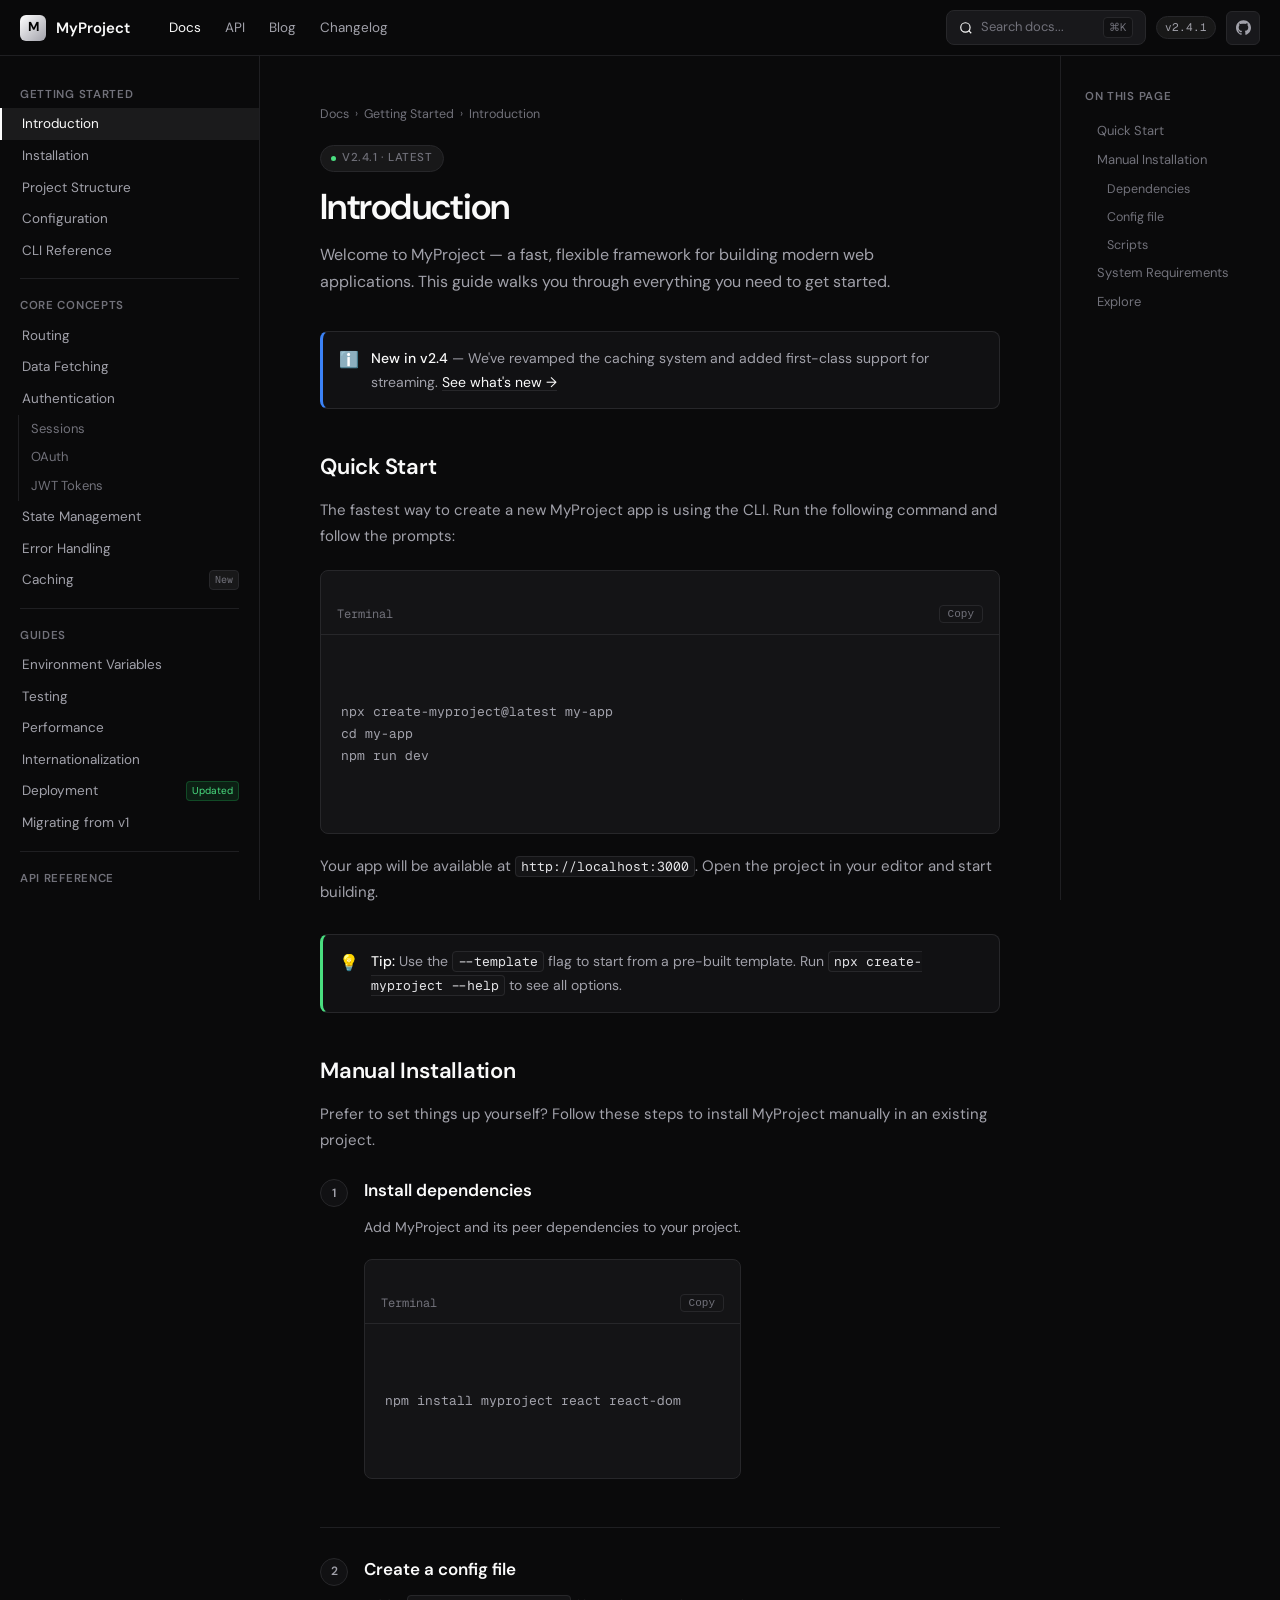
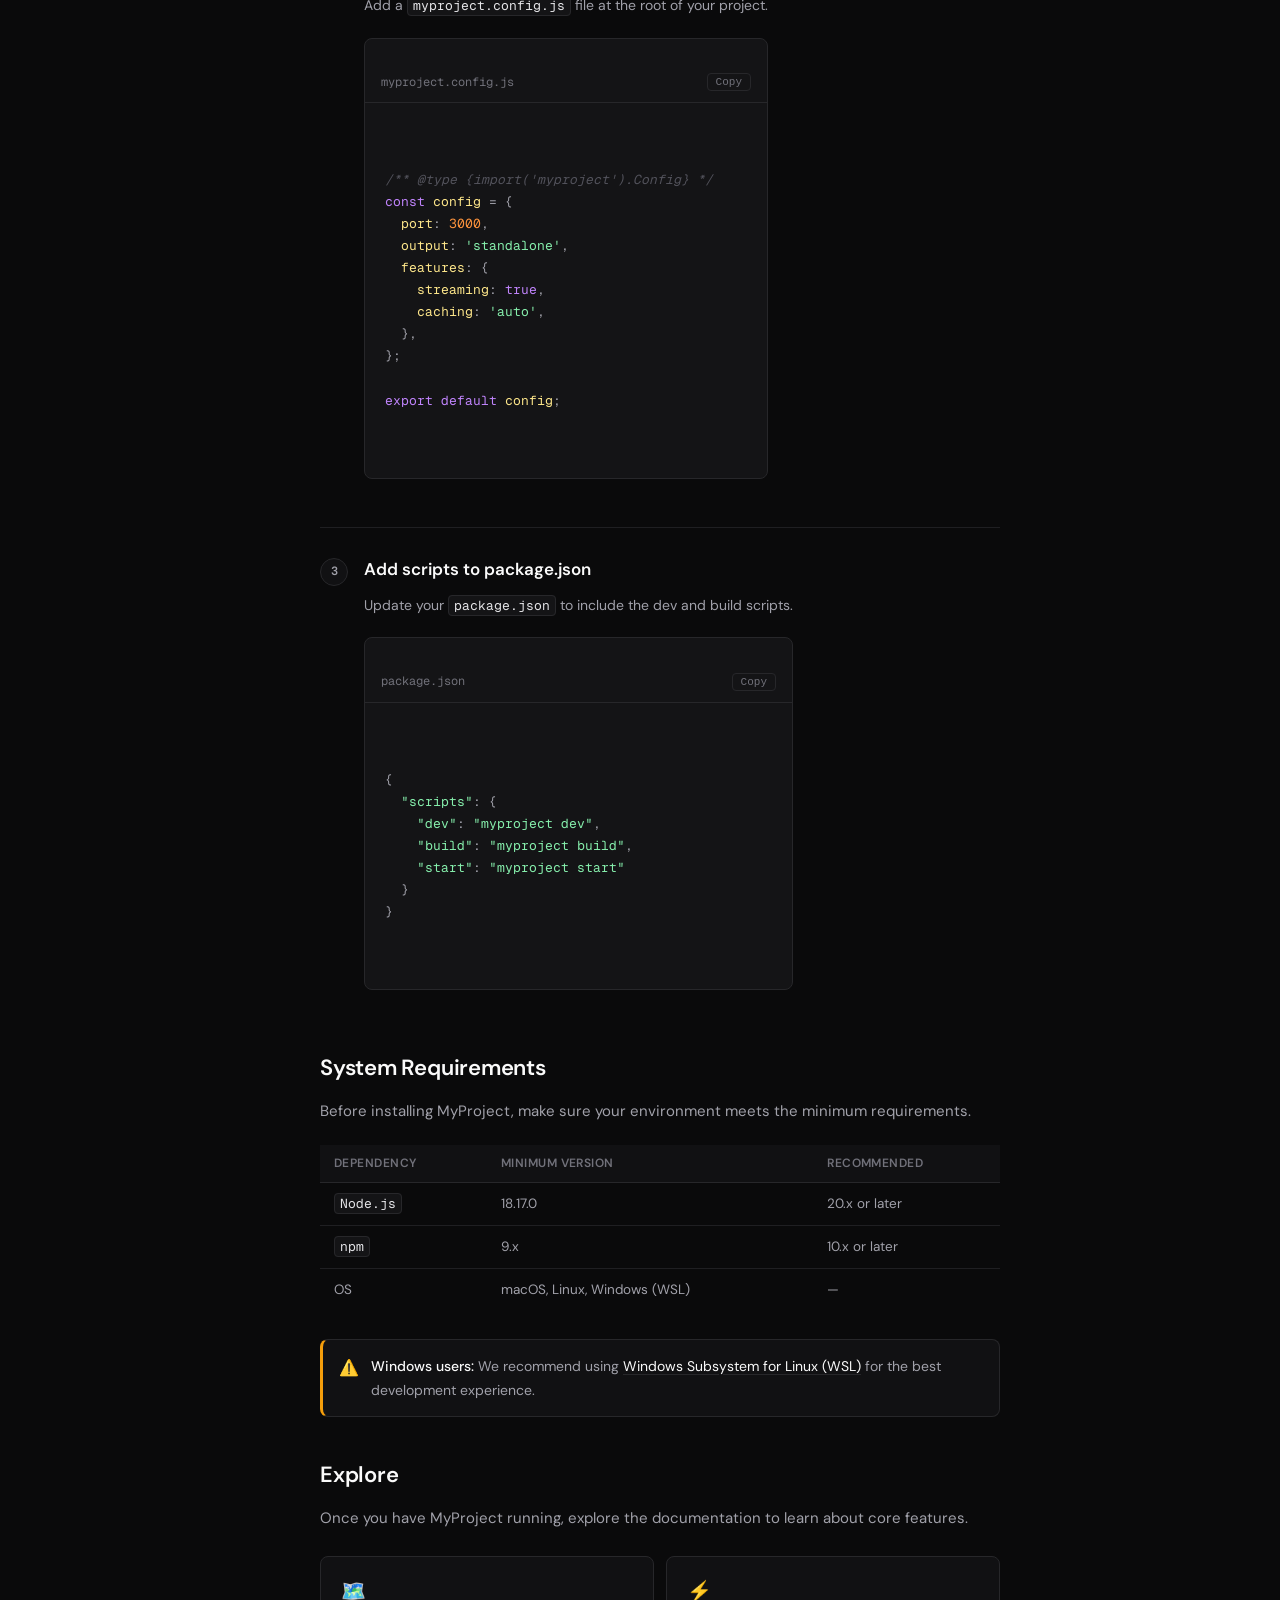
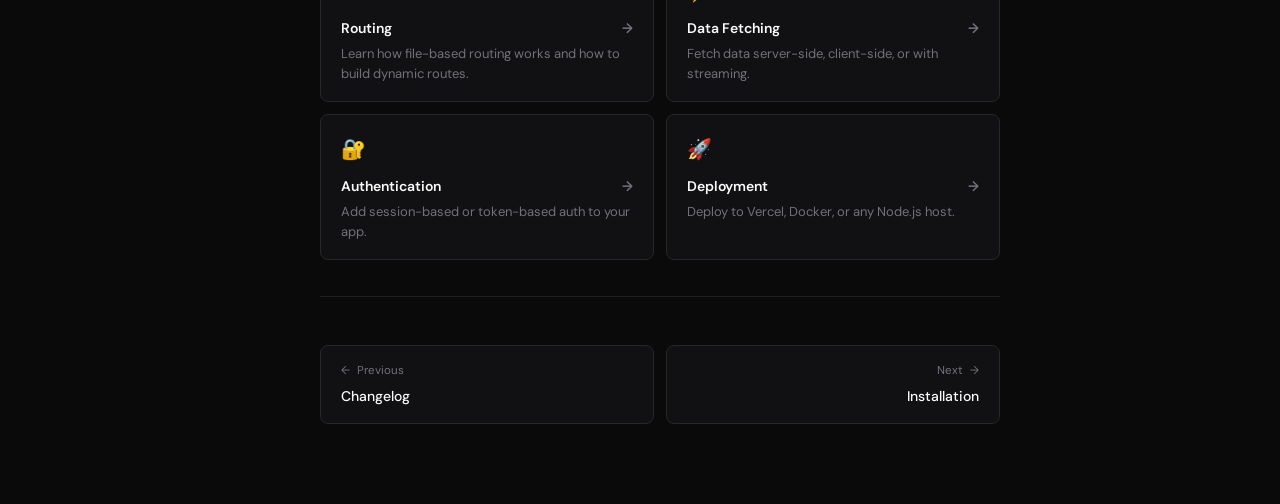
<file: index.html>
<!DOCTYPE html>
<html lang="en">
<head>
  <meta charset="UTF-8" />
  <meta name="viewport" content="width=device-width, initial-scale=1.0" />
  <title>MyProject Docs</title>
  <link rel="preconnect" href="https://fonts.googleapis.com" />
  <link rel="preconnect" href="https://fonts.gstatic.com" crossorigin />
  <link href="https://fonts.googleapis.com/css2?family=Geist+Mono:wght@400;500&family=Instrument+Serif:ital@0;1&family=DM+Sans:ital,opsz,wght@0,9..40,300;0,9..40,400;0,9..40,500;0,9..40,600;1,9..40,300&display=swap" rel="stylesheet" />
  <style>
    *, *::before, *::after { box-sizing: border-box; margin: 0; padding: 0; }

    :root {
      --bg: #0a0a0b;
      --bg-2: #111113;
      --bg-3: #18181b;
      --border: #27272a;
      --border-subtle: #1f1f22;
      --text: #fafafa;
      --text-2: #a1a1aa;
      --text-3: #71717a;
      --accent: #e4e4e7;
      --brand: #ffffff;
      --brand-dim: rgba(255,255,255,0.07);
      --brand-glow: rgba(255,255,255,0.03);
      --sidebar-w: 260px;
      --toc-w: 220px;
      --nav-h: 56px;
      --radius: 8px;
      --code-bg: #141416;
      --tag-bg: rgba(255,255,255,0.06);
    }

    html { scroll-behavior: smooth; }

    body {
      font-family: 'DM Sans', sans-serif;
      background: var(--bg);
      color: var(--text);
      line-height: 1.6;
      font-size: 15px;
      min-height: 100vh;
      -webkit-font-smoothing: antialiased;
    }

    /* ── Scrollbar ── */
    ::-webkit-scrollbar { width: 6px; }
    ::-webkit-scrollbar-track { background: transparent; }
    ::-webkit-scrollbar-thumb { background: var(--border); border-radius: 99px; }

    /* ── Topnav ── */
    .topnav {
      position: fixed; top: 0; left: 0; right: 0; z-index: 100;
      height: var(--nav-h);
      background: rgba(10,10,11,0.85);
      backdrop-filter: blur(12px);
      border-bottom: 1px solid var(--border-subtle);
      display: flex; align-items: center; padding: 0 20px;
      gap: 0;
    }
    .nav-brand {
      display: flex; align-items: center; gap: 10px;
      font-weight: 600; font-size: 15px; color: var(--text);
      text-decoration: none; margin-right: 28px; flex-shrink: 0;
    }
    .nav-logo {
      width: 26px; height: 26px; border-radius: 6px;
      background: linear-gradient(135deg, #fff 0%, #a1a1aa 100%);
      display: flex; align-items: center; justify-content: center;
      font-size: 13px; font-weight: 700; color: #000;
    }
    .nav-links { display: flex; align-items: center; gap: 2px; flex: 1; }
    .nav-links a {
      padding: 5px 11px; border-radius: 6px;
      font-size: 13.5px; color: var(--text-2); text-decoration: none;
      transition: color .15s, background .15s;
    }
    .nav-links a:hover { color: var(--text); background: var(--brand-dim); }
    .nav-links a.active { color: var(--text); }
    .nav-right { display: flex; align-items: center; gap: 10px; margin-left: auto; }
    .search-box {
      display: flex; align-items: center; gap: 8px;
      background: var(--bg-3); border: 1px solid var(--border);
      border-radius: var(--radius); padding: 6px 12px;
      cursor: pointer; transition: border-color .15s;
      min-width: 200px;
    }
    .search-box:hover { border-color: #3f3f46; }
    .search-box span { font-size: 13px; color: var(--text-3); flex: 1; }
    .search-box kbd {
      font-family: 'Geist Mono', monospace;
      font-size: 11px; color: var(--text-3);
      background: var(--bg-2); border: 1px solid var(--border);
      border-radius: 4px; padding: 1px 5px;
    }
    .icon-btn {
      width: 34px; height: 34px; border-radius: 6px;
      border: 1px solid var(--border); background: var(--bg-3);
      display: flex; align-items: center; justify-content: center;
      cursor: pointer; color: var(--text-2); transition: all .15s;
    }
    .icon-btn:hover { color: var(--text); border-color: #3f3f46; }
    .version-badge {
      font-family: 'Geist Mono', monospace;
      font-size: 11px; background: var(--tag-bg);
      border: 1px solid var(--border); border-radius: 99px;
      padding: 2px 8px; color: var(--text-2);
    }
    .hamburger { display: none; }

    /* ── Layout ── */
    .layout {
      display: grid;
      grid-template-columns: var(--sidebar-w) 1fr var(--toc-w);
      min-height: 100vh;
      padding-top: var(--nav-h);
    }

    /* ── Sidebar ── */
    .sidebar {
      position: sticky; top: var(--nav-h);
      height: calc(100vh - var(--nav-h));
      overflow-y: auto; padding: 24px 0 40px;
      border-right: 1px solid var(--border-subtle);
    }
    .sidebar-section { margin-bottom: 4px; }
    .sidebar-heading {
      font-size: 11.5px; font-weight: 600; letter-spacing: .06em;
      text-transform: uppercase; color: var(--text-3);
      padding: 6px 20px 4px; display: block;
    }
    .sidebar-group { list-style: none; }
    .sidebar-group li a {
      display: flex; align-items: center; justify-content: space-between;
      padding: 5px 20px; font-size: 13.5px; color: var(--text-2);
      text-decoration: none; border-radius: 0;
      transition: color .12s, background .12s;
      border-left: 2px solid transparent;
    }
    .sidebar-group li a:hover { color: var(--text); background: var(--brand-glow); }
    .sidebar-group li a.active {
      color: var(--text);
      background: var(--brand-dim);
      border-left-color: #fff;
    }
    .sidebar-group li a .badge {
      font-family: 'Geist Mono', monospace;
      font-size: 10px; background: var(--tag-bg);
      border: 1px solid var(--border); border-radius: 4px;
      padding: 1px 5px; color: var(--text-3);
    }
    .sidebar-group li a .new-badge {
      font-size: 10px; background: rgba(34,197,94,.12);
      border: 1px solid rgba(34,197,94,.25);
      border-radius: 4px; padding: 1px 5px; color: #4ade80;
    }
    .sidebar-sub { list-style: none; padding-left: 18px; }
    .sidebar-sub li a {
      display: block; padding: 4px 20px 4px 12px;
      font-size: 13px; color: var(--text-3);
      text-decoration: none; border-left: 1px solid var(--border-subtle);
      transition: color .12s, border-color .12s;
    }
    .sidebar-sub li a:hover { color: var(--text-2); border-left-color: var(--text-3); }
    .sidebar-divider { height: 1px; background: var(--border-subtle); margin: 12px 20px; }

    /* ── Main Content ── */
    .main-content {
      max-width: 760px; margin: 0 auto;
      padding: 48px 40px 80px;
    }

    /* breadcrumb */
    .breadcrumb {
      display: flex; align-items: center; gap: 6px;
      font-size: 12.5px; color: var(--text-3); margin-bottom: 20px;
    }
    .breadcrumb a { color: var(--text-3); text-decoration: none; }
    .breadcrumb a:hover { color: var(--text-2); }
    .breadcrumb span { font-size: 11px; }

    /* page header */
    .page-header { margin-bottom: 36px; }
    .page-tag {
      display: inline-flex; align-items: center; gap: 6px;
      font-size: 11.5px; font-weight: 500; letter-spacing: .05em;
      text-transform: uppercase; color: var(--text-3);
      background: var(--tag-bg); border: 1px solid var(--border);
      border-radius: 99px; padding: 3px 10px; margin-bottom: 14px;
    }
    .page-tag .dot { width: 5px; height: 5px; border-radius: 50%; background: #4ade80; }
    h1 {
      font-family: 'DM Sans', sans-serif;
      font-size: 36px; font-weight: 600; letter-spacing: -.02em;
      line-height: 1.18; color: var(--text); margin-bottom: 14px;
    }
    .page-desc {
      font-size: 16px; color: var(--text-2); line-height: 1.65;
      max-width: 580px;
    }

    /* callout */
    .callout {
      display: flex; gap: 12px;
      background: var(--bg-2); border: 1px solid var(--border);
      border-radius: var(--radius); padding: 14px 16px;
      margin: 28px 0; font-size: 14px; color: var(--text-2);
    }
    .callout.info { border-left: 3px solid #3b82f6; }
    .callout.warning { border-left: 3px solid #f59e0b; }
    .callout.tip { border-left: 3px solid #4ade80; }
    .callout-icon { font-size: 16px; flex-shrink: 0; margin-top: 1px; }
    .callout p { margin: 0; }
    .callout strong { color: var(--text); }

    /* headings */
    h2 {
      font-size: 22px; font-weight: 600; letter-spacing: -.01em;
      color: var(--text); margin: 40px 0 14px;
      scroll-margin-top: calc(var(--nav-h) + 20px);
    }
    h2::before { content: ''; display: block; }
    h3 {
      font-size: 17px; font-weight: 600;
      color: var(--text); margin: 28px 0 10px;
      scroll-margin-top: calc(var(--nav-h) + 20px);
    }
    p { color: var(--text-2); line-height: 1.72; margin-bottom: 16px; }
    p:last-child { margin-bottom: 0; }
    strong { color: var(--text); font-weight: 500; }
    a { color: var(--text); text-decoration: underline; text-underline-offset: 3px; text-decoration-color: var(--border); }
    a:hover { text-decoration-color: var(--text-2); }

    /* code */
    code {
      font-family: 'Geist Mono', monospace;
      font-size: 13px; background: var(--code-bg);
      border: 1px solid var(--border); border-radius: 4px;
      padding: 1px 5px; color: #e4e4e7;
    }
    pre {
      background: var(--code-bg); border: 1px solid var(--border);
      border-radius: var(--radius); padding: 0;
      margin: 20px 0; overflow: hidden;
    }
    .pre-header {
      display: flex; align-items: center; justify-content: space-between;
      padding: 10px 16px; border-bottom: 1px solid var(--border);
    }
    .pre-header .filename {
      font-family: 'Geist Mono', monospace;
      font-size: 12px; color: var(--text-3);
    }
    .copy-btn {
      font-size: 11px; color: var(--text-3); background: none;
      border: 1px solid var(--border); border-radius: 4px;
      padding: 2px 8px; cursor: pointer; transition: all .15s;
      font-family: inherit;
    }
    .copy-btn:hover { color: var(--text-2); border-color: #3f3f46; }
    pre code {
      display: block; padding: 18px 20px;
      border: none; background: none;
      font-size: 13px; line-height: 1.7;
      overflow-x: auto; color: var(--text-2);
    }
    .token-keyword { color: #c084fc; }
    .token-string { color: #86efac; }
    .token-comment { color: #52525b; font-style: italic; }
    .token-fn { color: #67e8f9; }
    .token-var { color: #fde68a; }
    .token-num { color: #fb923c; }

    /* step cards */
    .steps { margin: 24px 0; counter-reset: steps; }
    .step {
      display: flex; gap: 16px; margin-bottom: 28px;
      padding-bottom: 28px; border-bottom: 1px solid var(--border-subtle);
    }
    .step:last-child { border-bottom: none; margin-bottom: 0; padding-bottom: 0; }
    .step-num {
      flex-shrink: 0; width: 28px; height: 28px;
      border: 1px solid var(--border); border-radius: 50%;
      display: flex; align-items: center; justify-content: center;
      font-size: 12px; font-weight: 600; color: var(--text-2);
      background: var(--bg-2); margin-top: 2px;
      counter-increment: steps;
    }
    .step-body h3 { margin-top: 0; }
    .step-body p { font-size: 14px; }

    /* card grid */
    .card-grid {
      display: grid; grid-template-columns: 1fr 1fr;
      gap: 12px; margin: 24px 0;
    }
    .card {
      background: var(--bg-2); border: 1px solid var(--border);
      border-radius: var(--radius); padding: 18px 20px;
      text-decoration: none; color: inherit;
      transition: border-color .15s, background .15s;
      display: block;
    }
    .card:hover { border-color: #3f3f46; background: var(--bg-3); text-decoration: none; }
    .card-icon { font-size: 20px; margin-bottom: 10px; }
    .card h4 { font-size: 14px; font-weight: 600; color: var(--text); margin-bottom: 5px; }
    .card p { font-size: 13px; color: var(--text-3); margin: 0; line-height: 1.5; }
    .card-arrow { float: right; color: var(--text-3); font-size: 14px; }

    /* table */
    .table-wrap { overflow-x: auto; margin: 20px 0; }
    table {
      width: 100%; border-collapse: collapse;
      font-size: 13.5px;
    }
    th {
      text-align: left; padding: 9px 14px;
      font-size: 12px; font-weight: 600; letter-spacing: .04em;
      text-transform: uppercase; color: var(--text-3);
      border-bottom: 1px solid var(--border); background: var(--bg-2);
    }
    td {
      padding: 10px 14px; border-bottom: 1px solid var(--border-subtle);
      color: var(--text-2);
    }
    tr:last-child td { border-bottom: none; }
    tr:hover td { background: var(--brand-glow); }

    /* divider */
    hr { border: none; border-top: 1px solid var(--border-subtle); margin: 36px 0; }

    /* prev/next nav */
    .page-nav {
      display: grid; grid-template-columns: 1fr 1fr;
      gap: 12px; margin-top: 48px;
    }
    .page-nav a {
      background: var(--bg-2); border: 1px solid var(--border);
      border-radius: var(--radius); padding: 16px 20px;
      text-decoration: none; color: inherit;
      transition: border-color .15s, background .15s;
    }
    .page-nav a:hover { border-color: #3f3f46; background: var(--bg-3); }
    .page-nav .nav-dir { font-size: 11.5px; color: var(--text-3); margin-bottom: 4px; }
    .page-nav .nav-title { font-size: 14px; font-weight: 500; color: var(--text); }
    .page-nav .next { text-align: right; }
    .page-nav .prev-arrow { margin-right: 4px; }
    .page-nav .next-arrow { margin-left: 4px; }

    /* ── TOC ── */
    .toc {
      position: sticky; top: var(--nav-h);
      height: calc(100vh - var(--nav-h));
      overflow-y: auto; padding: 32px 20px 40px 24px;
      border-left: 1px solid var(--border-subtle);
    }
    .toc-heading {
      font-size: 11.5px; font-weight: 600; letter-spacing: .06em;
      text-transform: uppercase; color: var(--text-3); margin-bottom: 12px;
    }
    .toc-list { list-style: none; }
    .toc-list li { margin-bottom: 2px; }
    .toc-list li a {
      font-size: 13px; color: var(--text-3); text-decoration: none;
      display: block; padding: 3px 0;
      border-left: 2px solid transparent; padding-left: 10px;
      transition: color .12s, border-color .12s;
    }
    .toc-list li a:hover { color: var(--text-2); border-left-color: var(--border); }
    .toc-list li a.active { color: var(--text); border-left-color: #fff; }
    .toc-list li.sub a { padding-left: 20px; font-size: 12.5px; }

    /* ── Search Modal ── */
    .search-modal {
      display: none; position: fixed; inset: 0; z-index: 999;
      background: rgba(0,0,0,.6); backdrop-filter: blur(4px);
      align-items: flex-start; justify-content: center;
      padding-top: 120px;
    }
    .search-modal.open { display: flex; }
    .search-panel {
      background: var(--bg-2); border: 1px solid var(--border);
      border-radius: 12px; width: 100%; max-width: 560px;
      overflow: hidden; animation: slideDown .15s ease;
    }
    @keyframes slideDown { from { opacity:0; transform:translateY(-8px); } to { opacity:1; transform:none; } }
    .search-input-wrap {
      display: flex; align-items: center; gap: 10px;
      padding: 14px 18px; border-bottom: 1px solid var(--border);
    }
    .search-input-wrap svg { color: var(--text-3); flex-shrink: 0; }
    .search-input-wrap input {
      flex: 1; background: none; border: none; outline: none;
      font-size: 15px; color: var(--text); font-family: inherit;
    }
    .search-input-wrap input::placeholder { color: var(--text-3); }
    .search-results { padding: 8px; max-height: 380px; overflow-y: auto; }
    .search-result-item {
      display: flex; align-items: center; gap: 12px;
      padding: 10px 12px; border-radius: 6px; cursor: pointer;
      transition: background .1s; text-decoration: none; color: inherit;
    }
    .search-result-item:hover { background: var(--brand-dim); }
    .result-icon { font-size: 14px; color: var(--text-3); }
    .result-info { flex: 1; }
    .result-title { font-size: 14px; color: var(--text); margin-bottom: 2px; }
    .result-path { font-size: 12px; color: var(--text-3); }
    .search-footer {
      padding: 10px 14px; border-top: 1px solid var(--border);
      display: flex; gap: 16px; font-size: 11.5px; color: var(--text-3);
    }
    .search-footer kbd {
      font-family: 'Geist Mono', monospace;
      background: var(--bg-3); border: 1px solid var(--border);
      border-radius: 3px; padding: 1px 5px; font-size: 10px; margin-right: 4px;
    }

    /* ── Mobile sidebar overlay ── */
    .sidebar-overlay {
      display: none; position: fixed; inset: 0; z-index: 90;
      background: rgba(0,0,0,.6); backdrop-filter: blur(2px);
    }
    .sidebar-overlay.open { display: block; }
    @media (max-width: 1100px) {
      .layout { grid-template-columns: var(--sidebar-w) 1fr; }
      .toc { display: none; }
    }
    @media (max-width: 768px) {
      .layout { grid-template-columns: 1fr; }
      .sidebar {
        position: fixed; left: -var(--sidebar-w); top: var(--nav-h);
        height: calc(100vh - var(--nav-h));
        width: var(--sidebar-w); z-index: 95;
        background: var(--bg); transform: translateX(-100%);
        transition: transform .25s ease;
      }
      .sidebar.open { transform: translateX(0); }
      .hamburger { display: flex; }
      .main-content { padding: 32px 20px 60px; }
      h1 { font-size: 28px; }
      .card-grid { grid-template-columns: 1fr; }
      .page-nav { grid-template-columns: 1fr; }
      .search-box { min-width: unset; }
      .search-box span { display: none; }
    }
  </style>
</head>
<body>

<!-- ── Topnav ── -->
<nav class="topnav">
  <a href="#" class="nav-brand">
    <div class="nav-logo">M</div>
    MyProject
  </a>
  <div class="nav-links">
    <a href="#" class="active">Docs</a>
    <a href="#">API</a>
    <a href="#">Blog</a>
    <a href="#">Changelog</a>
  </div>
  <div class="nav-right">
    <div class="search-box" id="searchTrigger">
      <svg width="14" height="14" viewBox="0 0 24 24" fill="none" stroke="currentColor" stroke-width="2"><circle cx="11" cy="11" r="8"/><path d="m21 21-4.35-4.35"/></svg>
      <span>Search docs...</span>
      <kbd>⌘K</kbd>
    </div>
    <span class="version-badge">v2.4.1</span>
    <div class="icon-btn">
      <svg width="15" height="15" viewBox="0 0 24 24" fill="currentColor"><path d="M12 .297c-6.63 0-12 5.373-12 12 0 5.303 3.438 9.8 8.205 11.385.6.113.82-.258.82-.577 0-.285-.01-1.04-.015-2.04-3.338.724-4.042-1.61-4.042-1.61C4.422 18.07 3.633 17.7 3.633 17.7c-1.087-.744.084-.729.084-.729 1.205.084 1.838 1.236 1.838 1.236 1.07 1.835 2.809 1.305 3.495.998.108-.776.417-1.305.76-1.605-2.665-.3-5.466-1.332-5.466-5.93 0-1.31.465-2.38 1.235-3.22-.135-.303-.54-1.523.105-3.176 0 0 1.005-.322 3.3 1.23.96-.267 1.98-.399 3-.405 1.02.006 2.04.138 3 .405 2.28-1.552 3.285-1.23 3.285-1.23.645 1.653.24 2.873.12 3.176.765.84 1.23 1.91 1.23 3.22 0 4.61-2.805 5.625-5.475 5.92.42.36.81 1.096.81 2.22 0 1.606-.015 2.896-.015 3.286 0 .315.21.69.825.57C20.565 22.092 24 17.592 24 12.297c0-6.627-5.373-12-12-12"/></svg>
    </div>
    <div class="icon-btn hamburger" id="menuBtn">
      <svg width="15" height="15" viewBox="0 0 24 24" fill="none" stroke="currentColor" stroke-width="2"><line x1="3" y1="6" x2="21" y2="6"/><line x1="3" y1="12" x2="21" y2="12"/><line x1="3" y1="18" x2="21" y2="18"/></svg>
    </div>
  </div>
</nav>

<!-- ── Search Modal ── -->
<div class="search-modal" id="searchModal">
  <div class="search-panel">
    <div class="search-input-wrap">
      <svg width="16" height="16" viewBox="0 0 24 24" fill="none" stroke="currentColor" stroke-width="2"><circle cx="11" cy="11" r="8"/><path d="m21 21-4.35-4.35"/></svg>
      <input type="text" placeholder="Search documentation..." id="searchInput" />
    </div>
    <div class="search-results">
      <a class="search-result-item" href="#">
        <span class="result-icon">📄</span>
        <div class="result-info">
          <div class="result-title">Installation</div>
          <div class="result-path">Getting Started → Installation</div>
        </div>
      </a>
      <a class="search-result-item" href="#">
        <span class="result-icon">📄</span>
        <div class="result-info">
          <div class="result-title">Configuration Options</div>
          <div class="result-path">API Reference → Configuration</div>
        </div>
      </a>
      <a class="search-result-item" href="#">
        <span class="result-icon">📄</span>
        <div class="result-info">
          <div class="result-title">Authentication Guide</div>
          <div class="result-path">Guides → Authentication</div>
        </div>
      </a>
      <a class="search-result-item" href="#">
        <span class="result-icon">📄</span>
        <div class="result-info">
          <div class="result-title">Deploying to Production</div>
          <div class="result-path">Guides → Deployment</div>
        </div>
      </a>
    </div>
    <div class="search-footer">
      <span><kbd>↑↓</kbd> Navigate</span>
      <span><kbd>↵</kbd> Open</span>
      <span><kbd>Esc</kbd> Close</span>
    </div>
  </div>
</div>

<!-- ── Sidebar Overlay (mobile) ── -->
<div class="sidebar-overlay" id="sidebarOverlay"></div>

<!-- ── Main Layout ── -->
<div class="layout">

  <!-- Sidebar -->
  <aside class="sidebar" id="sidebar">

    <div class="sidebar-section">
      <span class="sidebar-heading">Getting Started</span>
      <ul class="sidebar-group">
        <li><a href="#" class="active">Introduction</a></li>
        <li><a href="#">Installation</a></li>
        <li><a href="#">Project Structure</a></li>
        <li><a href="#">Configuration</a></li>
        <li><a href="#">CLI Reference</a></li>
      </ul>
    </div>

    <div class="sidebar-divider"></div>

    <div class="sidebar-section">
      <span class="sidebar-heading">Core Concepts</span>
      <ul class="sidebar-group">
        <li><a href="#">Routing</a></li>
        <li><a href="#">Data Fetching</a></li>
        <li>
          <a href="#">Authentication</a>
          <ul class="sidebar-sub">
            <li><a href="#">Sessions</a></li>
            <li><a href="#">OAuth</a></li>
            <li><a href="#">JWT Tokens</a></li>
          </ul>
        </li>
        <li><a href="#">State Management</a></li>
        <li><a href="#">Error Handling</a></li>
        <li><a href="#">Caching <span class="badge">New</span></a></li>
      </ul>
    </div>

    <div class="sidebar-divider"></div>

    <div class="sidebar-section">
      <span class="sidebar-heading">Guides</span>
      <ul class="sidebar-group">
        <li><a href="#">Environment Variables</a></li>
        <li><a href="#">Testing</a></li>
        <li><a href="#">Performance</a></li>
        <li><a href="#">Internationalization</a></li>
        <li><a href="#">Deployment <span class="new-badge">Updated</span></a></li>
        <li><a href="#">Migrating from v1</a></li>
      </ul>
    </div>

    <div class="sidebar-divider"></div>

    <div class="sidebar-section">
      <span class="sidebar-heading">API Reference</span>
      <ul class="sidebar-group">
        <li><a href="#">Functions</a></li>
        <li><a href="#">Hooks</a></li>
        <li><a href="#">Components</a></li>
        <li><a href="#">Configuration</a></li>
        <li><a href="#">CLI</a></li>
      </ul>
    </div>

  </aside>

  <!-- Main Content -->
  <main>
    <div class="main-content">
      <div class="breadcrumb">
        <a href="#">Docs</a>
        <span>›</span>
        <a href="#">Getting Started</a>
        <span>›</span>
        Introduction
      </div>

      <div class="page-header">
        <div class="page-tag"><span class="dot"></span> v2.4.1 · Latest</div>
        <h1>Introduction</h1>
        <p class="page-desc">
          Welcome to MyProject — a fast, flexible framework for building modern web applications.
          This guide walks you through everything you need to get started.
        </p>
      </div>

      <div class="callout info">
        <span class="callout-icon">ℹ️</span>
        <p><strong>New in v2.4</strong> — We've revamped the caching system and added first-class support for streaming. <a href="#">See what's new →</a></p>
      </div>

      <!-- Quick Start -->
      <h2 id="quick-start">Quick Start</h2>
      <p>The fastest way to create a new MyProject app is using the CLI. Run the following command and follow the prompts:</p>

      <pre>
        <div class="pre-header">
          <span class="filename">Terminal</span>
          <button class="copy-btn" onclick="copyCode(this)">Copy</button>
        </div>
        <code>npx create-myproject@latest my-app
cd my-app
npm run dev</code>
      </pre>

      <p>Your app will be available at <code>http://localhost:3000</code>. Open the project in your editor and start building.</p>

      <div class="callout tip">
        <span class="callout-icon">💡</span>
        <p><strong>Tip:</strong> Use the <code>--template</code> flag to start from a pre-built template. Run <code>npx create-myproject --help</code> to see all options.</p>
      </div>

      <!-- Installation -->
      <h2 id="installation">Manual Installation</h2>
      <p>Prefer to set things up yourself? Follow these steps to install MyProject manually in an existing project.</p>

      <div class="steps">
        <div class="step">
          <div class="step-num">1</div>
          <div class="step-body">
            <h3>Install dependencies</h3>
            <p>Add MyProject and its peer dependencies to your project.</p>
            <pre>
              <div class="pre-header">
                <span class="filename">Terminal</span>
                <button class="copy-btn" onclick="copyCode(this)">Copy</button>
              </div>
              <code>npm install myproject react react-dom</code>
            </pre>
          </div>
        </div>
        <div class="step">
          <div class="step-num">2</div>
          <div class="step-body">
            <h3>Create a config file</h3>
            <p>Add a <code>myproject.config.js</code> file at the root of your project.</p>
            <pre>
              <div class="pre-header">
                <span class="filename">myproject.config.js</span>
                <button class="copy-btn" onclick="copyCode(this)">Copy</button>
              </div>
              <code><span class="token-comment">/** @type {import('myproject').Config} */</span>
<span class="token-keyword">const</span> <span class="token-var">config</span> = {
  <span class="token-var">port</span>: <span class="token-num">3000</span>,
  <span class="token-var">output</span>: <span class="token-string">'standalone'</span>,
  <span class="token-var">features</span>: {
    <span class="token-var">streaming</span>: <span class="token-keyword">true</span>,
    <span class="token-var">caching</span>: <span class="token-string">'auto'</span>,
  },
};

<span class="token-keyword">export default</span> <span class="token-var">config</span>;</code>
            </pre>
          </div>
        </div>
        <div class="step">
          <div class="step-num">3</div>
          <div class="step-body">
            <h3>Add scripts to package.json</h3>
            <p>Update your <code>package.json</code> to include the dev and build scripts.</p>
            <pre>
              <div class="pre-header">
                <span class="filename">package.json</span>
                <button class="copy-btn" onclick="copyCode(this)">Copy</button>
              </div>
              <code>{
  <span class="token-string">"scripts"</span>: {
    <span class="token-string">"dev"</span>: <span class="token-string">"myproject dev"</span>,
    <span class="token-string">"build"</span>: <span class="token-string">"myproject build"</span>,
    <span class="token-string">"start"</span>: <span class="token-string">"myproject start"</span>
  }
}</code>
            </pre>
          </div>
        </div>
      </div>

      <!-- System Requirements -->
      <h2 id="requirements">System Requirements</h2>
      <p>Before installing MyProject, make sure your environment meets the minimum requirements.</p>

      <div class="table-wrap">
        <table>
          <thead>
            <tr>
              <th>Dependency</th>
              <th>Minimum Version</th>
              <th>Recommended</th>
            </tr>
          </thead>
          <tbody>
            <tr>
              <td><code>Node.js</code></td>
              <td>18.17.0</td>
              <td>20.x or later</td>
            </tr>
            <tr>
              <td><code>npm</code></td>
              <td>9.x</td>
              <td>10.x or later</td>
            </tr>
            <tr>
              <td>OS</td>
              <td>macOS, Linux, Windows (WSL)</td>
              <td>—</td>
            </tr>
          </tbody>
        </table>
      </div>

      <div class="callout warning">
        <span class="callout-icon">⚠️</span>
        <p><strong>Windows users:</strong> We recommend using <a href="#">Windows Subsystem for Linux (WSL)</a> for the best development experience.</p>
      </div>

      <!-- Explore -->
      <h2 id="explore">Explore</h2>
      <p>Once you have MyProject running, explore the documentation to learn about core features.</p>

      <div class="card-grid">
        <a class="card" href="#">
          <div class="card-icon">🗺️</div>
          <h4>Routing <span class="card-arrow">→</span></h4>
          <p>Learn how file-based routing works and how to build dynamic routes.</p>
        </a>
        <a class="card" href="#">
          <div class="card-icon">⚡</div>
          <h4>Data Fetching <span class="card-arrow">→</span></h4>
          <p>Fetch data server-side, client-side, or with streaming.</p>
        </a>
        <a class="card" href="#">
          <div class="card-icon">🔐</div>
          <h4>Authentication <span class="card-arrow">→</span></h4>
          <p>Add session-based or token-based auth to your app.</p>
        </a>
        <a class="card" href="#">
          <div class="card-icon">🚀</div>
          <h4>Deployment <span class="card-arrow">→</span></h4>
          <p>Deploy to Vercel, Docker, or any Node.js host.</p>
        </a>
      </div>

      <hr />

      <!-- Page Nav -->
      <div class="page-nav">
        <a href="#" class="prev">
          <div class="nav-dir"><span class="prev-arrow">←</span> Previous</div>
          <div class="nav-title">Changelog</div>
        </a>
        <a href="#" class="next">
          <div class="nav-dir">Next <span class="next-arrow">→</span></div>
          <div class="nav-title">Installation</div>
        </a>
      </div>
    </div>
  </main>

  <!-- TOC -->
  <aside class="toc">
    <div class="toc-heading">On this page</div>
    <ul class="toc-list">
      <li><a href="#quick-start" class="active">Quick Start</a></li>
      <li><a href="#installation">Manual Installation</a></li>
      <li class="sub"><a href="#installation">Dependencies</a></li>
      <li class="sub"><a href="#installation">Config file</a></li>
      <li class="sub"><a href="#installation">Scripts</a></li>
      <li><a href="#requirements">System Requirements</a></li>
      <li><a href="#explore">Explore</a></li>
    </ul>
  </aside>
</div>

<script>
  // ── Search modal ──
  const searchTrigger = document.getElementById('searchTrigger');
  const searchModal = document.getElementById('searchModal');
  const searchInput = document.getElementById('searchInput');

  function openSearch() {
    searchModal.classList.add('open');
    setTimeout(() => searchInput.focus(), 50);
  }
  function closeSearch() { searchModal.classList.remove('open'); }

  searchTrigger.addEventListener('click', openSearch);
  searchModal.addEventListener('click', e => { if (e.target === searchModal) closeSearch(); });
  document.addEventListener('keydown', e => {
    if ((e.metaKey || e.ctrlKey) && e.key === 'k') { e.preventDefault(); openSearch(); }
    if (e.key === 'Escape') closeSearch();
  });

  // ── Mobile sidebar ──
  const menuBtn = document.getElementById('menuBtn');
  const sidebar = document.getElementById('sidebar');
  const overlay = document.getElementById('sidebarOverlay');

  menuBtn.addEventListener('click', () => {
    sidebar.classList.toggle('open');
    overlay.classList.toggle('open');
  });
  overlay.addEventListener('click', () => {
    sidebar.classList.remove('open');
    overlay.classList.remove('open');
  });

  // ── Copy code ──
  function copyCode(btn) {
    const pre = btn.closest('pre');
    const code = pre.querySelector('code');
    const text = code.innerText;
    navigator.clipboard.writeText(text).then(() => {
      btn.textContent = 'Copied!';
      setTimeout(() => btn.textContent = 'Copy', 2000);
    });
  }

  // ── Active TOC on scroll ──
  const tocLinks = document.querySelectorAll('.toc-list a');
  const sections = document.querySelectorAll('h2[id]');

  function updateActiveToc() {
    let current = '';
    sections.forEach(s => {
      if (window.scrollY >= s.offsetTop - 80) current = s.id;
    });
    tocLinks.forEach(a => {
      a.classList.toggle('active', a.getAttribute('href') === '#' + current);
    });
  }
  window.addEventListener('scroll', updateActiveToc, { passive: true });
  updateActiveToc();
</script>
</body>
</html>
</file>
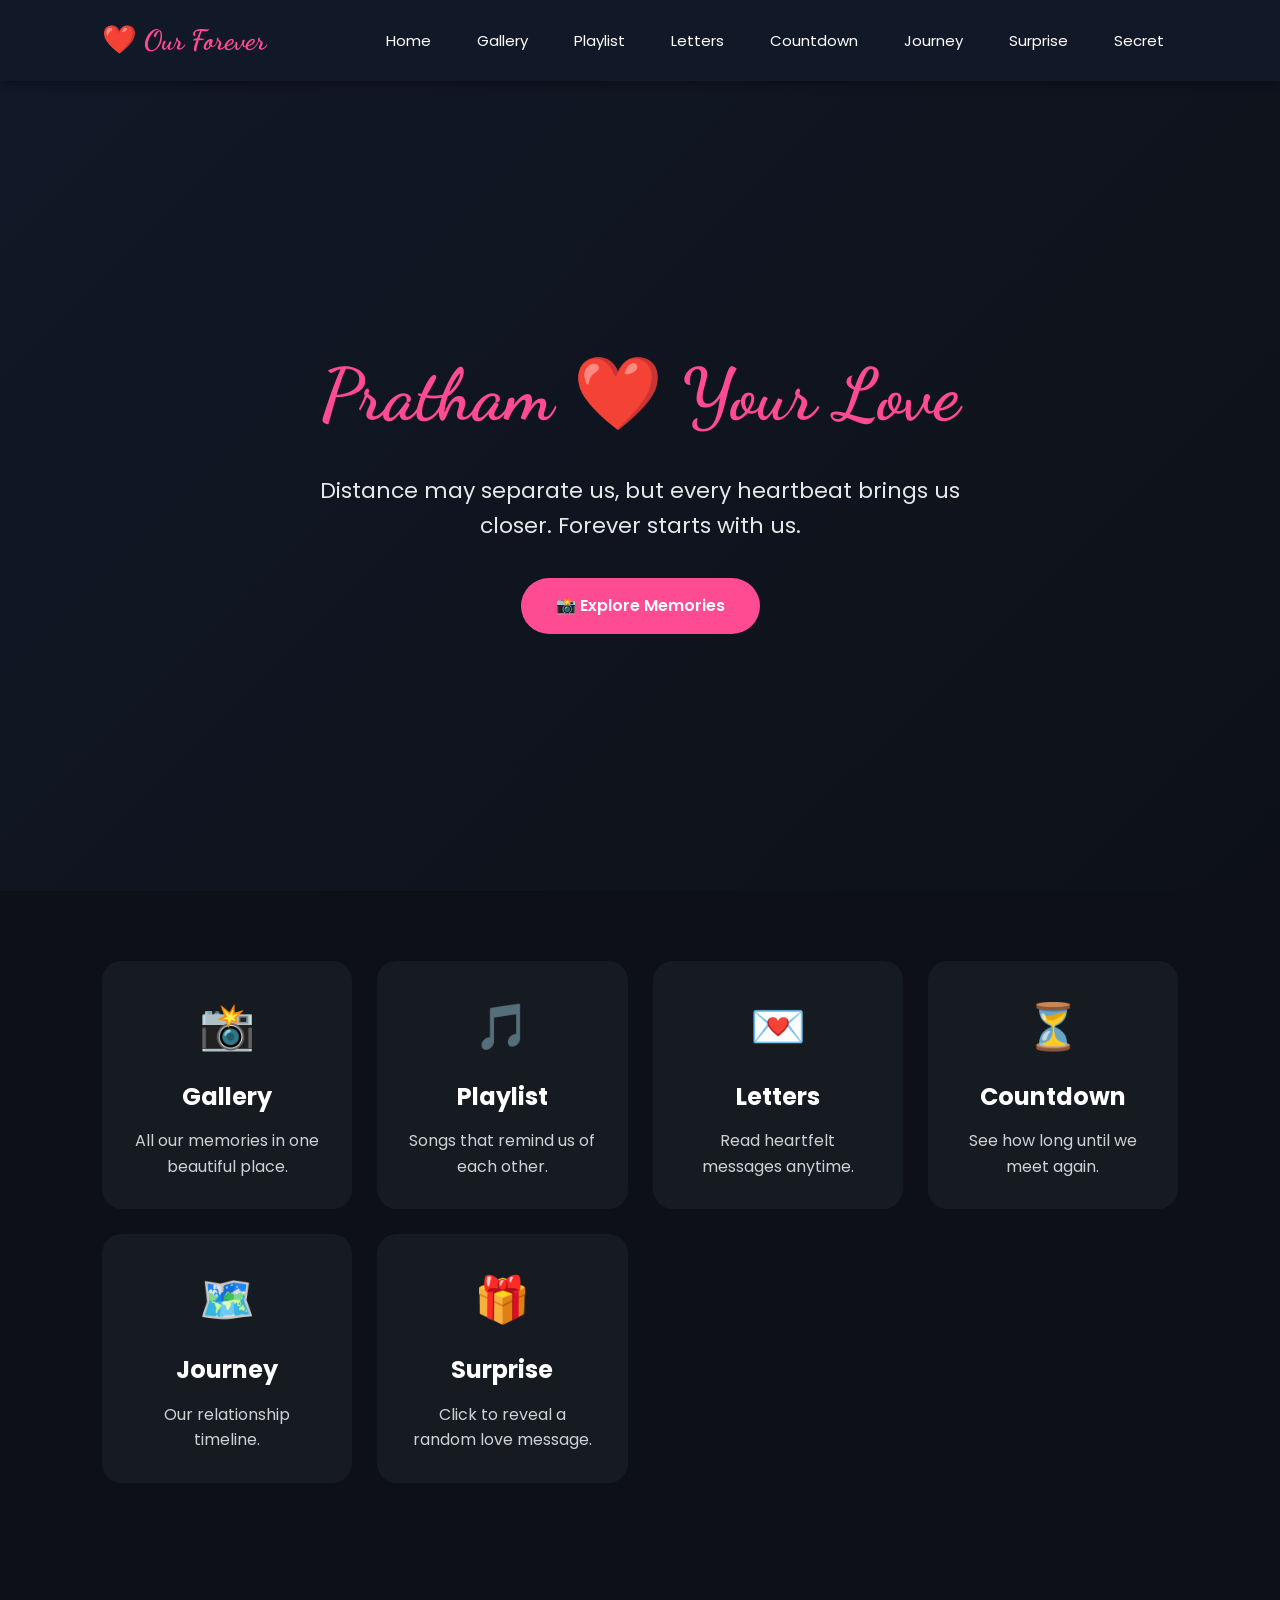
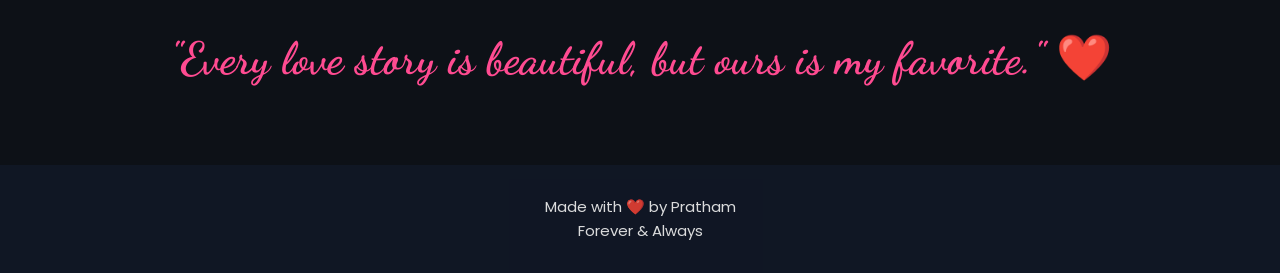
<file: Our-Forever/index.html>
<!DOCTYPE html>
<html lang="en">

<head>

<meta charset="UTF-8">

<meta name="viewport" content="width=device-width, initial-scale=1.0">

<title>Our Forever ❤️</title>

<link rel="stylesheet" href="css/style.css">

<link href="https://fonts.googleapis.com/css2?family=Poppins:wght@300;400;500;600;700&family=Dancing+Script:wght@700&display=swap" rel="stylesheet">

<link rel="icon" href="images/favicon.png">

</head>

<body>

<header>

<nav class="navbar">

<div class="logo">
❤️ Our Forever
</div>

<ul class="nav-links">

<li><a href="index.html">Home</a></li>

<li><a href="gallery.html">Gallery</a></li>

<li><a href="playlist.html">Playlist</a></li>

<li><a href="letters.html">Letters</a></li>

<li><a href="countdown.html">Countdown</a></li>

<li><a href="journey.html">Journey</a></li>

<li><a href="surprise.html">Surprise</a></li>

<li><a href="secret.html">Secret</a></li>

</ul>

</nav>

</header>

<section class="hero">

<div class="overlay">

<h1>
Pratham ❤️ Your Love
</h1>

<p>

Distance may separate us,

but every heartbeat brings us closer.

Forever starts with us.

</p>

<a href="gallery.html" class="btn">

📸 Explore Memories

</a>

</div>

</section>

<section class="features">

<div class="card">

<div class="icon">📸</div>

<h2>Gallery</h2>

<p>

All our memories in one beautiful place.

</p>

</div>

<div class="card">

<div class="icon">🎵</div>

<h2>Playlist</h2>

<p>

Songs that remind us of each other.

</p>

</div>

<div class="card">

<div class="icon">💌</div>

<h2>Letters</h2>

<p>

Read heartfelt messages anytime.

</p>

</div>

<div class="card">

<div class="icon">⏳</div>

<h2>Countdown</h2>

<p>

See how long until we meet again.

</p>

</div>

<div class="card">

<div class="icon">🗺️</div>

<h2>Journey</h2>

<p>

Our relationship timeline.

</p>

</div>

<div class="card">

<div class="icon">🎁</div>

<h2>Surprise</h2>

<p>

Click to reveal a random love message.

</p>

</div>

</section>

<section class="quote">

<h2>

"Every love story is beautiful,

but ours is my favorite."

❤️

</h2>

</section>

<footer>

<p>

Made with ❤️ by Pratham

</p>

<p>

Forever & Always

</p>

</footer>

<script src="js/app.js"></script>

</body>

</html>
</file>
<file: Our-Forever/css/style.css>
/* =========================
   OUR FOREVER - STYLE.CSS
========================= */

*{
margin:0;
padding:0;
box-sizing:border-box;
}

html{
scroll-behavior:smooth;
}

body{
font-family:'Poppins',sans-serif;
background:#0d1117;
color:#ffffff;
overflow-x:hidden;
line-height:1.6;
}

/* Navbar */

.navbar{
display:flex;
justify-content:space-between;
align-items:center;
padding:18px 8%;
background:#111827;
position:sticky;
top:0;
z-index:1000;
box-shadow:0 2px 10px rgba(0,0,0,.4);
}

.logo{
font-size:28px;
font-weight:700;
font-family:'Dancing Script',cursive;
color:#ff4b91;
}

.nav-links{
display:flex;
gap:18px;
list-style:none;
flex-wrap:wrap;
}

.nav-links a{
color:white;
text-decoration:none;
padding:8px 14px;
border-radius:25px;
transition:.3s;
font-size:15px;
}

.nav-links a:hover{
background:#ff4b91;
}

/* Hero */

.hero{
height:90vh;
display:flex;
justify-content:center;
align-items:center;
text-align:center;
padding:20px;
background:linear-gradient(135deg,#111827,#0d1117);
}

.overlay{
max-width:700px;
}

.hero h1{
font-size:65px;
font-family:'Dancing Script',cursive;
margin-bottom:20px;
color:#ff4b91;
}

.hero p{
font-size:20px;
opacity:.9;
margin-bottom:35px;
}

.btn{
display:inline-block;
padding:15px 35px;
background:#ff4b91;
color:white;
text-decoration:none;
border-radius:40px;
font-weight:600;
transition:.3s;
}

.btn:hover{
transform:translateY(-4px);
background:#ff2d7d;
}

/* Cards */

.features{
display:grid;
grid-template-columns:repeat(auto-fit,minmax(250px,1fr));
gap:25px;
padding:70px 8%;
}

.card{
background:#161b22;
padding:30px;
border-radius:20px;
text-align:center;
transition:.35s;
}

.card:hover{
transform:translateY(-8px);
box-shadow:0 0 25px rgba(255,75,145,.4);
}

.icon{
font-size:45px;
margin-bottom:15px;
}

.card h2{
margin-bottom:12px;
font-size:24px;
}

.card p{
opacity:.8;
}

/* Quote */

.quote{
padding:70px 10%;
text-align:center;
font-size:30px;
font-family:'Dancing Script',cursive;
color:#ff4b91;
}

/* Footer */

footer{
padding:30px;
text-align:center;
background:#111827;
font-size:15px;
opacity:.85;
}

/* Mobile */

@media(max-width:768px){

.navbar{
flex-direction:column;
padding:15px;
}

.logo{
margin-bottom:15px;
font-size:32px;
}

.nav-links{
justify-content:center;
gap:10px;
}

.nav-links a{
font-size:14px;
padding:8px 12px;
}

.hero{
height:auto;
padding:80px 20px;
}

.hero h1{
font-size:42px;
}

.hero p{
font-size:17px;
}

.btn{
padding:14px 25px;
font-size:16px;
}

.features{
padding:40px 20px;
grid-template-columns:1fr;
}

.quote{
font-size:24px;
padding:50px 20px;
}

}

/* Tablet */

@media(min-width:769px) and (max-width:1024px){

.hero h1{
font-size:54px;
}

.features{
grid-template-columns:repeat(2,1fr);
}

}

/* Desktop */

@media(min-width:1200px){

.hero h1{
font-size:72px;
}

.hero p{
font-size:22px;
}

.features{
max-width:1400px;
margin:auto;
}

}
</file>
